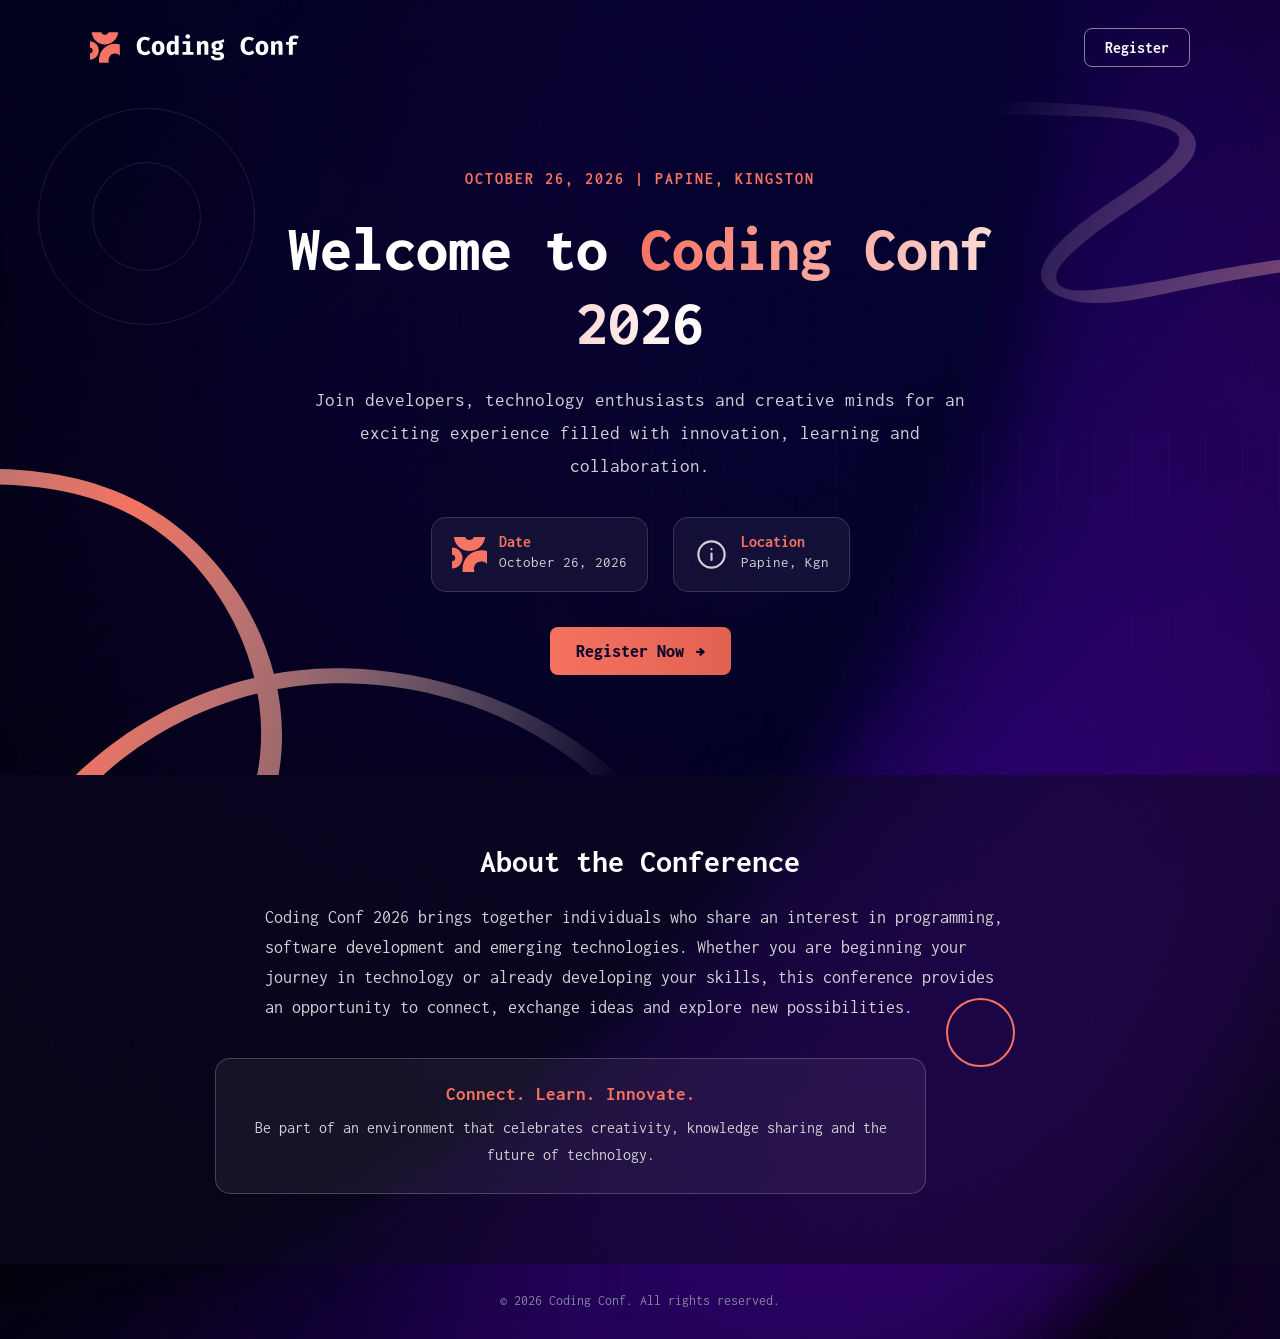
<file: index.html>
<!DOCTYPE html>
<html lang="en">
<head>
    <meta charset="UTF-8">
    <meta name="viewport" content="width=device-width, initial-scale=1.0">

    <meta name="description" content="Register for Coding Conf 2026 in Papine, Kingston.">

    <title>Coding Conf 2026 | Home</title>

    <link rel="icon" type="image/png" href="assets/images/favicon-32x32.png">
    <link href="css/style.css" rel="stylesheet">

    <link rel="preconnect" href="https://fonts.googleapis.com">
    <link rel="preconnect" href="https://fonts.gstatic.com" crossorigin>
    <link href="https://fonts.googleapis.com/css2?family=Inconsolata:wght@400;500;700;800&display=swap" rel="stylesheet">
</head>

<body class="home-page">

    <header class="site-header">
        <nav class="navbar" aria-label="Main navigation">

            <a href="index.html" class="brand">
                <img src="assets/images/logo-full.svg" alt="Coding Conf logo">
            </a>

            <a href="login.html" class="nav-link">Register</a>

        </nav>
    </header>


    <main>

        <section class="hero-section">

            <img
                src="assets/images/pattern-squiggly-line-top.svg"
                alt=""
                class="top-decoration"
                aria-hidden="true"
            >

            <div class="hero-content">

                <p class="eyebrow">OCTOBER 26, 2026 | PAPINE, KINGSTON</p>

                <h1>
                    Welcome to
                    <span class="gradient-text">Coding Conf 2026</span>
                </h1>

                <p class="hero-description">
                    Join developers, technology enthusiasts and creative
                    minds for an exciting experience filled with innovation,
                    learning and collaboration.
                </p>

                <div class="event-details">

                    <div class="event-detail">
                        <img src="assets/images/logo-mark.svg" alt="" aria-hidden="true">
                        <div>
                            <h2>Date</h2>
                            <p>October 26, 2026</p>
                        </div>
                    </div>

                    <div class="event-detail">
                        <img src="assets/images/icon-info.svg" alt="" aria-hidden="true">
                        <div>
                            <h2>Location</h2>
                            <p>Papine, Kgn</p>
                        </div>
                    </div>

                </div>

                <a href="login.html" class="primary-button">
                    Register Now
                    <span aria-hidden="true">&rarr;</span>
                </a>

            </div>

            <img
                src="assets/images/pattern-squiggly-line-bottom-desktop.svg"
                alt=""
                class="bottom-decoration desktop-decoration"
                aria-hidden="true"
            >

            <img
                src="assets/images/pattern-squiggly-line-bottom-mobile-tablet.svg"
                alt=""
                class="bottom-decoration mobile-decoration"
                aria-hidden="true"
            >

        </section>


        <section class="about-section">

            <div class="about-content">

                <h2>About the Conference</h2>

                <p class="about-description">
                    Coding Conf 2026 brings together individuals who share
                    an interest in programming, software development and
                    emerging technologies.

                    Whether you are beginning your journey in technology
                    or already developing your skills, this conference
                    provides an opportunity to connect, exchange ideas
                    and explore new possibilities.
                </p>

                <div class="about-highlight">
                    <h3>Connect. Learn. Innovate.</h3>
                    <p>
                        Be part of an environment that celebrates creativity,
                        knowledge sharing and the future of technology.
                    </p>
                </div>

            </div>

        </section>

    </main>


    <footer class="site-footer">

        <p>&copy; 2026 Coding Conf. All rights reserved.</p>

    </footer>

</body>
</html>
</file>
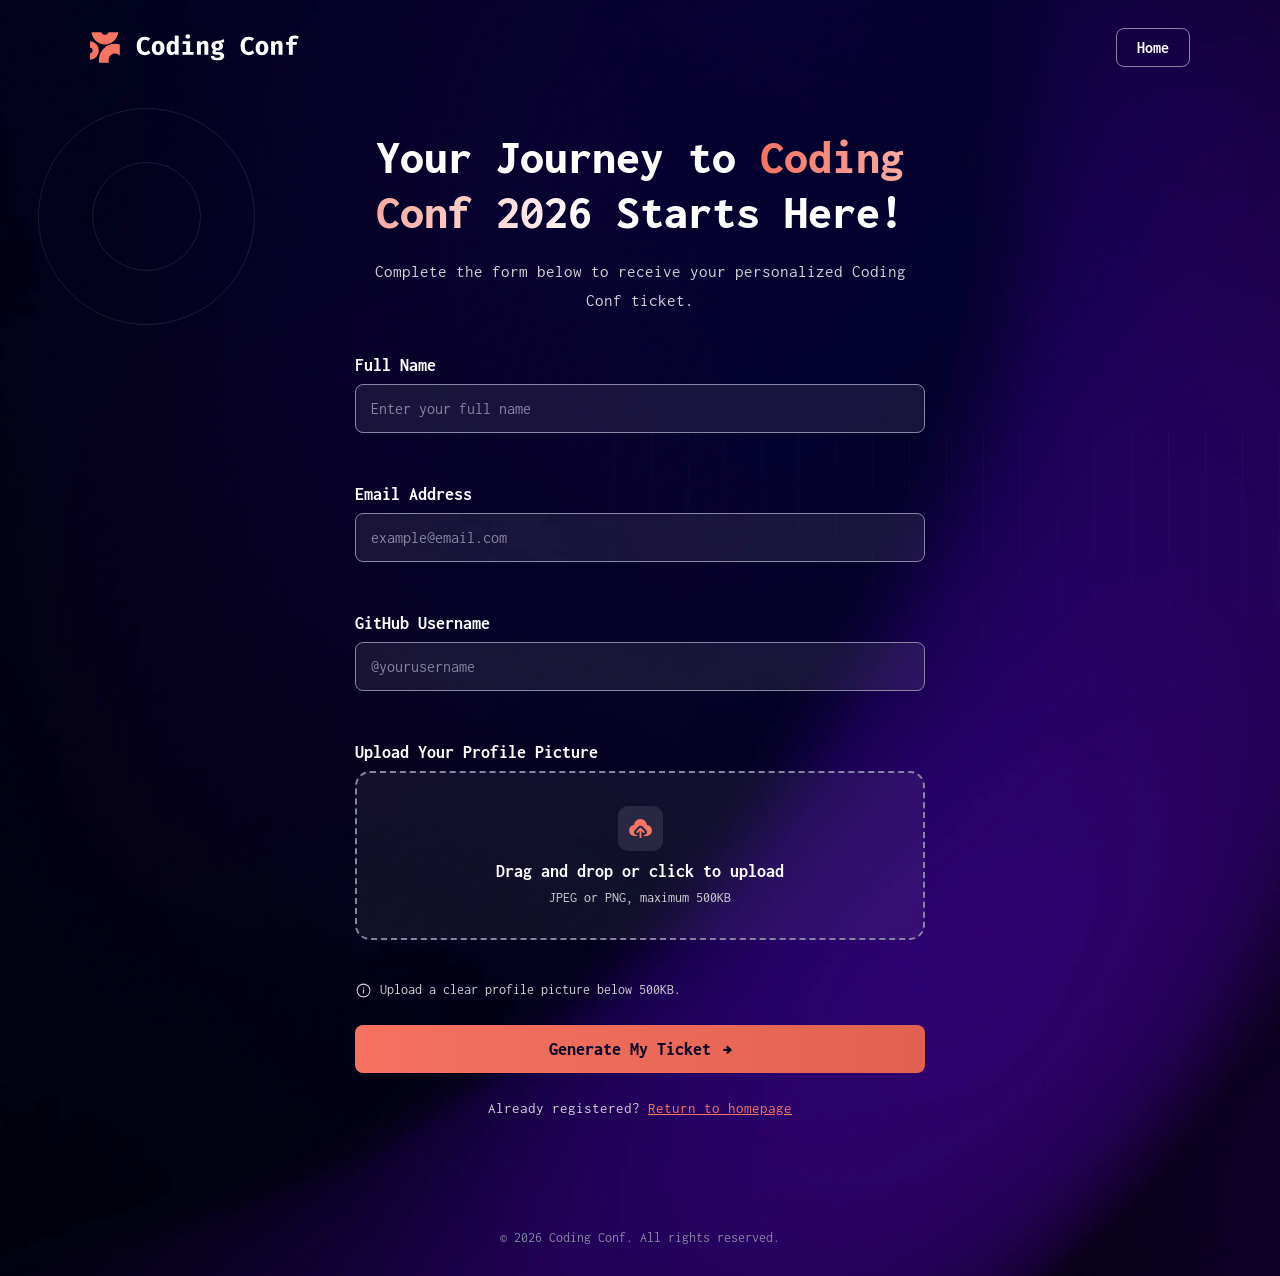
<file: login.html>
<!DOCTYPE html>
<html lang="en">
<head>
    <meta charset="UTF-8">
    <meta name="viewport" content="width=device-width, initial-scale=1.0">

    <meta name="description" content="Register for Coding Conf 2026.">

    <title>Coding Conf 2026 | Registration</title>

    <link rel="icon" type="image/png" href="assets/images/favicon-32x32.png">
    <link href="css/style.css" rel="stylesheet">


    <link rel="preconnect" href="https://fonts.googleapis.com">
    <link rel="preconnect" href="https://fonts.gstatic.com" crossorigin>
    <link href="https://fonts.googleapis.com/css2?family=Inconsolata:wght@400;500;700;800&display=swap" rel="stylesheet">

    <script src="js/validation.js" defer></script>
</head>

<body class="form-page">

    <header class="site-header">

        <nav class="navbar" aria-label="Main navigation">

            <a href="index.html" class="brand">
                <img src="assets/images/logo-full.svg" alt="Coding Conf logo">
            </a>

            <a href="index.html" class="nav-link">Home</a>

        </nav>

    </header>


    <main class="registration-main">

        <section class="registration-section">

            <div class="page-heading">

                <h1>
                    Your Journey to
                    <span class="gradient-text">Coding Conf 2026</span>
                    Starts Here!
                </h1>

                <p>
                    Complete the form below to receive your personalized
                    Coding Conf ticket.
                </p>

            </div>


            <form id="registrationForm" novalidate>

                <div class="form-group">

                    <label for="fullName">Full Name</label>

                    <input
                        type="text"
                        id="fullName"
                        name="fullName"
                        placeholder="Enter your full name"
                        autocomplete="name"
                        aria-describedby="nameError"
                        required
                    >

                    <small class="error-message" id="nameError" aria-live="polite"></small>

                </div>


                <div class="form-group">

                    <label for="email">Email Address</label>

                    <input
                        type="email"
                        id="email"
                        name="email"
                        placeholder="example@email.com"
                        autocomplete="email"
                        aria-describedby="emailError"
                        required
                    >

                    <small class="error-message" id="emailError" aria-live="polite"></small>

                </div>


                <div class="form-group">

                    <label for="github">GitHub Username</label>

                    <input
                        type="text"
                        id="github"
                        name="github"
                        placeholder="@yourusername"
                        aria-describedby="githubError"
                        required
                    >

                    <small class="error-message" id="githubError" aria-live="polite"></small>

                </div>


                <div class="form-group">

                    <label for="avatar">Upload Your Profile Picture</label>

                    <div class="upload-container">

                        <label for="avatar" class="upload-label">

                            <img
                                src="assets/images/icon-upload.svg"
                                alt=""
                                aria-hidden="true"
                            >

                            <span>Drag and drop or click to upload</span>

                            <span class="upload-subtext">
                                JPEG or PNG, maximum 500KB
                            </span>

                        </label>

                        <input
                            type="file"
                            id="avatar"
                            name="avatar"
                            accept=".jpg,.jpeg,.png,image/jpeg,image/png"
                            aria-describedby="avatarError uploadInfo"
                            required
                        >

                    </div>

                    <small class="error-message" id="avatarError" aria-live="polite"></small>

                    <p class="upload-info" id="uploadInfo">
                        <img src="assets/images/icon-info.svg" alt="">
                        Upload a clear profile picture below 500KB.
                    </p>

                    <div class="preview-container" id="previewContainer" hidden>

                        <img
                            src="assets/images/image-avatar.jpg"
                            alt="Preview of selected profile picture"
                            id="avatarPreview"
                        >

                        <span id="fileName">No file selected</span>

                    </div>

                </div>


                <button type="submit" class="primary-button submit-button">
                    Generate My Ticket
                    <span aria-hidden="true">&rarr;</span>
                </button>

                <p class="form-footer">
                    Already registered?
                    <a href="index.html">Return to homepage</a>
                </p>

            </form>

        </section>

    </main>


    <footer class="site-footer">

        <p>&copy; 2026 Coding Conf. All rights reserved.</p>

    </footer>

</body>
</html>
</file>
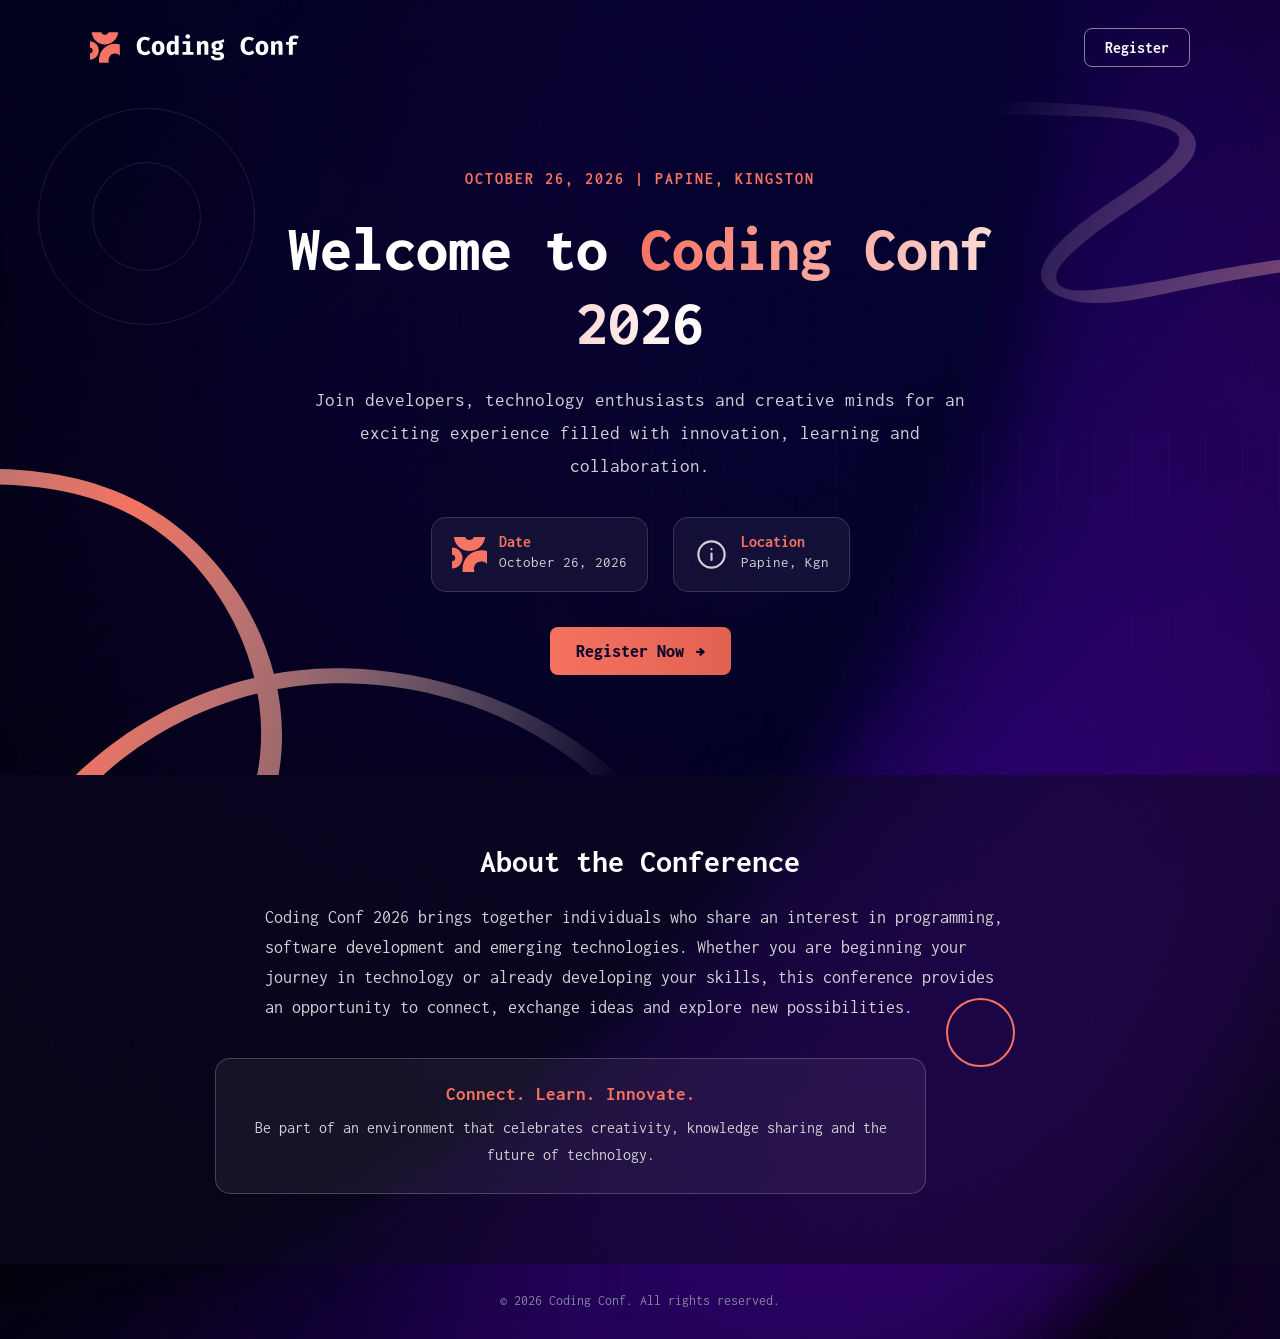
<file: ticket.html>
<!DOCTYPE html>
<html lang="en">
<head>
    <meta charset="UTF-8">
    <meta name="viewport" content="width=device-width, initial-scale=1.0">

    <meta name="description" content="Your Coding Conf 2026 registration ticket.">

    <title>Coding Conf 2026 | Your Ticket</title>

    <link rel="icon" type="image/png" href="assets/images/favicon-32x32.png">
    <link href="css/style.css" rel="stylesheet">


    <link rel="preconnect" href="https://fonts.googleapis.com">
    <link rel="preconnect" href="https://fonts.gstatic.com" crossorigin>
    <link href="https://fonts.googleapis.com/css2?family=Inconsolata:wght@400;500;700;800&display=swap" rel="stylesheet">

    <script src="js/ticket.js" defer></script>
</head>

<body class="ticket-page">

    <header class="site-header">

        <nav class="navbar" aria-label="Main navigation">

            <a href="index.html" class="brand">
                <img src="assets/images/logo-full.svg" alt="Coding Conf logo">
            </a>

            <a href="index.html" class="nav-link">Home</a>

        </nav>

    </header>


    <main class="ticket-main">

        <section class="confirmation-section">

            <div class="confirmation-heading">

                <h1 id="congratsHeading">
                    Congratulations!
                </h1>

                <p id="readyMessage">
                    Your ticket is ready.
                </p>

                <p class="confirmation-description">
                    Your registration details are saved in this browser.
                    Keep this ticket for Coding Conf 2026!
                </p>

            </div>


            <article class="ticket-card" aria-label="Your Coding Conf event ticket">

                <div class="ticket-pattern" aria-hidden="true"></div>

                <div class="ticket-content">

                    <div class="ticket-top">

                        <div class="ticket-brand">

                            <img
                                src="assets/images/logo-mark.svg"
                                alt=""
                                aria-hidden="true"
                            >

                            <div>
                                <h2>Coding Conf</h2>
                                <p>October 26, 2026 | Papine, Kgn</p>
                            </div>

                        </div>

                        <span class="ticket-label">ADMIT ONE</span>

                    </div>


                    <div class="ticket-divider"></div>


                    <div class="ticket-bottom">

                        <div class="attendee-information">

                            <img
                                src="assets/images/image-avatar.jpg"
                                alt="Your uploaded profile picture"
                                class="ticket-avatar"
                                id="ticketAvatar"
                            >

                            <div class="attendee-details">

                                <h3 id="ticketName">Participant Name</h3>

                                <p id="ticketEmail">participant@email.com</p>

                                <a
                                    href="https://github.com"
                                    id="githubLink"
                                    target="_blank"
                                    rel="noopener noreferrer"
                                >
                                    <img
                                        src="assets/images/icon-github.svg"
                                        alt=""
                                        aria-hidden="true"
                                    >
                                    <span id="ticketGithub">@username</span>
                                </a>

                            </div>

                        </div>


                        <div class="ticket-number">

                            <span>Ticket</span>

                            <strong id="ticketID">#00000</strong>

                        </div>

                    </div>

                </div>

            </article>


            <div class="ticket-actions">

                <a href="index.html" class="secondary-button">
                    Back to Home
                </a>

                <button type="button" class="primary-button" id="printTicket">
                    Print Ticket
                    <span aria-hidden="true">&#8594;</span>
                </button>

            </div>

        </section>

    </main>


    <footer class="site-footer">

        <p>&copy; 2026 Coding Conf. All rights reserved.</p>

    </footer>

</body>
</html>
</file>
<file: css/style.css>
:root {

    --neutral-0: hsl(0, 0%, 100%);
    --neutral-300: hsl(252, 6%, 83%);
    --neutral-500: hsl(245, 15%, 58%);
    --neutral-700: hsl(245, 19%, 35%);
    --neutral-900: hsl(248, 70%, 10%);

    --orange-500: hsl(7, 88%, 67%);
    --orange-700: hsl(7, 71%, 60%);

    --background: var(--neutral-900);
    --text-color: var(--neutral-0);
    --muted-text: var(--neutral-300);

    --font-family: "Inconsolata", monospace;

    --small-radius: 8px;
    --medium-radius: 15px;
    --large-radius: 22px;

    --transition: 0.3s ease;

    --content-width: 1100px;
}



* {
    margin: 0;
    padding: 0;
    box-sizing: border-box;
}

html {
    scroll-behavior: smooth;
}

body {

    min-height: 100vh;

    font-family: var(--font-family);

    color: var(--text-color);

    background-color: var(--background);

    background-image: url("../assets/images/background-desktop.png");

    background-position: center;

    background-size: cover;

    background-repeat: no-repeat;

    overflow-x: hidden;

    position: relative;

    isolation: isolate;

    display: flex;

    flex-direction: column;
}

/* Decorative pattern backgrounds shared by all three pages. */
body::before,
body::after {
    content: "";
    position: fixed;
    z-index: 0;
    pointer-events: none;
    background-repeat: no-repeat;
}

body::before {
    top: 12vh;
    left: 3vw;
    width: 217px;
    height: 217px;
    background-image: url("../assets/images/pattern-circle.svg");
    background-position: center;
    background-size: contain;
}

body::after {
    right: 0;
    bottom: 0;
    width: min(52vw, 730px);
    height: min(52vh, 520px);
    background-image: url("../assets/images/pattern-lines.svg");
    background-position: right bottom;
    background-size: contain;
    opacity: 0.45;
}

body > * {
    position: relative;
    z-index: 1;
}

img {
    max-width: 100%;
    display: block;
}

a {
    color: inherit;
    text-decoration: none;
}

button,
input {
    font: inherit;
}

button,
a {
    -webkit-tap-highlight-color: transparent;
}

main {
    flex: 1;
}

::selection {
    background: var(--orange-500);
    color: var(--neutral-900);
}


/* 3. ACCESSIBILITY */

:focus-visible {

    outline: 3px solid var(--orange-500);

    outline-offset: 5px;
}

.skip-link {

    position: absolute;

    left: -9999px;

    top: 10px;

    background: var(--neutral-0);

    color: var(--neutral-900);

    padding: 12px;

    z-index: 1000;
}

.skip-link:focus {
    left: 10px;
}



.site-header {

    width: 100%;

    padding: 28px 6%;
}

.navbar {

    max-width: var(--content-width);

    margin: 0 auto;

    display: flex;

    align-items: center;

    justify-content: space-between;

    gap: 20px;
}

.brand img {

    width: 210px;

    height: auto;
}

.nav-link {

    padding: 10px 20px;

    border: 1px solid rgba(255, 255, 255, 0.5);

    border-radius: var(--small-radius);

    color: var(--neutral-0);

    font-weight: 700;

    transition: var(--transition);
}

.nav-link:hover {

    background: rgba(255, 255, 255, 0.12);

    border-color: var(--orange-500);

    color: var(--orange-500);
}


/* 5. TYPOGRAPHY */

h1,
h2,
h3,
p {
    overflow-wrap: break-word;
}

h1 {

    font-size: clamp(2.1rem, 5vw, 4rem);

    line-height: 1.15;

    font-weight: 800;
}

h2 {
    font-size: clamp(1.5rem, 3vw, 2rem);
}

p {
    line-height: 1.7;
}

.gradient-text {

    background: linear-gradient(
        90deg,
        var(--orange-500),
        var(--neutral-0)
    );

    background-clip: text;

    -webkit-background-clip: text;

    color: transparent;
}


/* 6. BUTTONS */

.primary-button {

    display: inline-flex;

    justify-content: center;

    align-items: center;

    gap: 12px;

    padding: 15px 26px;

    background: linear-gradient(
        90deg,
        var(--orange-500),
        var(--orange-700)
    );

    color: var(--neutral-900);

    border: none;

    border-radius: var(--small-radius);

    font-size: 1.1rem;

    font-weight: 800;

    cursor: pointer;

    transition: transform var(--transition),
                box-shadow var(--transition);
}

.primary-button:hover {

    transform: translateY(-3px);

    box-shadow: 0 10px 25px rgba(251, 103, 86, 0.3);
}

.primary-button:active {
    transform: scale(0.98);
}

.secondary-button {

    display: inline-flex;

    align-items: center;

    justify-content: center;

    padding: 14px 22px;

    border: 1px solid var(--neutral-300);

    border-radius: var(--small-radius);

    transition: var(--transition);
}

.secondary-button:hover {

    background: rgba(255, 255, 255, 0.12);

    border-color: var(--orange-500);
}


.about-highlight {

    position: relative;

    overflow: hidden;
}


.home-page {
    position: relative;
}

.hero-section {

    position: relative;

    width: 100%;

    min-height: 620px;

    padding: 70px 6% 100px;

    display: flex;

    justify-content: center;

    align-items: center;

    text-align: center;

    overflow: hidden;
}

.hero-content {

    position: relative;

    z-index: 2;

    max-width: 850px;

    width: 100%;
}

.eyebrow {

    color: var(--orange-500);

    font-weight: 700;

    letter-spacing: 2px;

    margin-bottom: 20px;
}

.hero-content h1 {
    margin-bottom: 25px;
}

.hero-description {

    max-width: 650px;

    margin: 0 auto 35px;

    color: var(--neutral-300);

    font-size: clamp(1rem, 2vw, 1.2rem);
}

.event-details {

    display: flex;

    justify-content: center;

    flex-wrap: wrap;

    gap: 25px;

    margin-bottom: 35px;
}

.event-detail {

    display: flex;

    align-items: center;

    gap: 12px;

    text-align: left;

    padding: 15px 20px;

    background: rgba(255, 255, 255, 0.06);

    border: 1px solid rgba(255, 255, 255, 0.15);

    border-radius: var(--medium-radius);
}

.event-detail img {

    width: 35px;

    height: 35px;

    object-fit: contain;
}

.event-detail h2 {

    font-size: 1rem;

    color: var(--orange-500);
}

.event-detail p {

    color: var(--neutral-300);

    font-size: 0.95rem;
}

.top-decoration {

    position: absolute;

    top: 0;

    right: 0;

    width: 35%;

    max-width: 450px;

    opacity: 0.7;

    pointer-events: none;
}

.bottom-decoration {

    position: absolute;

    bottom: 0;

    left: 0;

    width: 55%;

    max-width: 650px;

    pointer-events: none;
}

.mobile-decoration {
    display: none;
}


/* About section */

.about-section {

    padding: 70px 6%;

    background: rgba(15, 10, 35, 0.55);
}

.about-content {

    max-width: 850px;

    margin: 0 auto;

    text-align: center;
}

.about-content h2 {

    margin-bottom: 25px;
}

.about-description {

    color: var(--neutral-300);

    font-size: 1.1rem;

    text-align: left;

    max-width: 750px;

    margin: 0 auto 35px;
}


.about-description::after {

    content: "";

    float: right;

    width: 65px;

    height: 65px;

    margin: 5px 0 10px 20px;

    border: 2px solid var(--orange-500);

    border-radius: 50%;

    shape-outside: circle();
}

.about-highlight {

    padding: 25px;

    border: 1px solid rgba(255, 255, 255, 0.2);

    border-radius: var(--medium-radius);

    background: rgba(255, 255, 255, 0.06);
}

.about-highlight h3 {

    color: var(--orange-500);

    margin-bottom: 10px;
}

.about-highlight p {
    color: var(--neutral-300);
}



.registration-main {

    width: 100%;

    padding: 35px 20px 80px;
}

.registration-section {

    width: 100%;

    max-width: 570px;

    margin: 0 auto;
}

.page-heading {

    text-align: center;

    margin-bottom: 40px;
}

.page-heading h1 {

    font-size: clamp(2rem, 5vw, 3rem);

    margin-bottom: 18px;
}

.page-heading p {

    color: var(--neutral-300);

    font-size: 1.05rem;
}


/* Form layout */

#registrationForm {

    display: flex;

    flex-direction: column;

    gap: 23px;
}

.form-group {

    display: flex;

    flex-direction: column;

    gap: 10px;
}

.form-group label {

    font-size: 1.15rem;

    font-weight: 700;
}

.form-group input:not([type="file"]) {

    width: 100%;

    padding: 15px;

    color: var(--neutral-0);

    background: rgba(255, 255, 255, 0.08);

    border: 1px solid var(--neutral-500);

    border-radius: var(--small-radius);

    outline: none;

    transition: border var(--transition),
                background var(--transition);
}

.form-group input::placeholder {
    color: var(--neutral-500);
}

.form-group input:focus {

    border-color: var(--orange-500);

    background: rgba(255, 255, 255, 0.13);
}



.upload-container {

    border: 2px dashed var(--neutral-500);

    border-radius: var(--medium-radius);

    background: rgba(255, 255, 255, 0.06);

    transition: var(--transition);
}

.upload-container:hover,
.upload-container:focus-within {

    border-color: var(--orange-500);

    background: rgba(255, 255, 255, 0.1);
}

.upload-label {

    min-height: 165px;

    padding: 25px;

    display: flex;

    flex-direction: column;

    justify-content: center;

    align-items: center;

    gap: 10px;

    text-align: center;

    cursor: pointer;
}

.upload-label img {

    width: 45px;

    height: 45px;

    padding: 8px;

    border-radius: 10px;

    background: rgba(255, 255, 255, 0.1);
}

.upload-label span {
    font-weight: 700;
}

.upload-subtext {

    color: var(--neutral-300);

    font-size: 0.9rem;

    font-weight: 400 !important;
}

/* Visually hide file input while retaining keyboard access. */

#avatar {

    position: absolute;

    width: 1px;

    height: 1px;

    padding: 0;

    margin: -1px;

    overflow: hidden;

    clip: rect(0, 0, 0, 0);

    white-space: nowrap;

    border: 0;
}

.upload-container:has(#avatar:focus-visible) {

    outline: 3px solid var(--orange-500);

    outline-offset: 5px;
}

.upload-info {

    display: flex;

    align-items: center;

    gap: 8px;

    color: var(--neutral-300);

    font-size: 0.85rem;
}

.upload-info img {

    width: 17px;

    height: 17px;
}



.preview-container {

    display: flex;

    align-items: center;

    gap: 12px;

    padding: 12px;

    border-radius: var(--small-radius);

    background: rgba(255, 255, 255, 0.08);
}

.preview-container[hidden] {
    display: none;
}

.preview-container img {

    width: 50px;

    height: 50px;

    border-radius: 10px;

    object-fit: cover;
}

.preview-container span {

    color: var(--neutral-300);

    overflow-wrap: anywhere;
}


/* Validation errors */

.error-message {

    min-height: 18px;

    color: #ff9b91;

    font-size: 0.9rem;

    font-weight: 700;
}

.form-group.has-error input:not([type="file"]) {

    border-color: #ff786e;

    background: rgba(255, 100, 100, 0.08);
}

.form-group.has-error .upload-container {

    border-color: #ff786e;
}

.form-footer {

    text-align: center;

    color: var(--neutral-300);

    font-size: 0.95rem;
}

.form-footer a {

    color: var(--orange-500);

    text-decoration: underline;
}

.submit-button {
    width: 100%;
}



.ticket-main {

    width: 100%;

    padding: 35px 20px 80px;
}

.confirmation-section {

    max-width: 850px;

    margin: 0 auto;

    text-align: center;
}

.confirmation-heading {

    margin-bottom: 45px;
}

.confirmation-heading h1 {

    font-size: clamp(2rem, 5vw, 3.5rem);

    margin-bottom: 12px;
}

.confirmation-heading p {

    color: var(--neutral-300);
}

.confirmation-heading #readyMessage {

    font-size: 1.4rem;

    color: var(--orange-500);

    font-weight: 700;
}

.confirmation-description {

    margin-top: 15px;
}


/* Glassmorphism ticket */

.ticket-card {

    position: relative;

    width: 100%;

    max-width: 750px;

    min-height: 280px;

    margin: 0 auto;

    padding: 30px;

    overflow: hidden;

    text-align: left;

    border: 1px solid rgba(255, 255, 255, 0.35);

    border-radius: var(--large-radius);

    background: rgba(255, 255, 255, 0.09);

    backdrop-filter: blur(18px);

    -webkit-backdrop-filter: blur(18px);

    box-shadow: 0 15px 45px rgba(0, 0, 0, 0.3);

    animation: ticketAppear 0.7s ease;
}



.ticket-pattern {

    position: absolute;

    inset: 0;

    background-image: url("../assets/images/pattern-ticket.svg");

    background-position: center;

    background-size: 100% 100%;

    background-repeat: no-repeat;

    opacity: 0.45;

    pointer-events: none;
}

.ticket-content {

    position: relative;

    z-index: 1;
}

.ticket-top {

    display: flex;

    align-items: flex-start;

    justify-content: space-between;

    gap: 15px;
}

.ticket-brand {

    display: flex;

    align-items: center;

    gap: 15px;
}

.ticket-brand img {

    width: 55px;

    height: 55px;

    object-fit: contain;
}

.ticket-brand h2 {

    font-size: clamp(1.2rem, 3vw, 1.7rem);

    margin-bottom: 5px;
}

.ticket-brand p {

    color: var(--neutral-300);

    font-size: 0.9rem;
}

.ticket-label {

    padding: 7px 12px;

    border: 1px solid rgba(255, 255, 255, 0.35);

    border-radius: 20px;

    color: var(--orange-500);

    font-size: 0.75rem;

    font-weight: 800;

    letter-spacing: 1px;
}

.ticket-divider {

    width: 100%;

    margin: 25px 0;

    border-top: 1px dashed rgba(255, 255, 255, 0.45);
}

.ticket-bottom {

    display: flex;

    align-items: center;

    justify-content: space-between;

    gap: 15px;
}

.attendee-information {

    display: flex;

    align-items: center;

    gap: 15px;

    min-width: 0;
}

.ticket-avatar {

    width: 75px;

    height: 75px;

    flex-shrink: 0;

    border-radius: 12px;

    border: 2px solid var(--orange-500);

    object-fit: cover;
}

.attendee-details {
    min-width: 0;
}

.attendee-details h3 {

    font-size: 1.3rem;

    margin-bottom: 3px;
}

.attendee-details p {

    color: var(--neutral-300);

    font-size: 0.85rem;

    overflow-wrap: anywhere;
}

.attendee-details a {

    display: inline-flex;

    align-items: center;

    gap: 7px;

    margin-top: 5px;

    color: var(--neutral-0);

    font-size: 0.9rem;

    text-decoration: underline;

    overflow-wrap: anywhere;
}

.attendee-details a:hover {
    color: var(--orange-500);
}

.attendee-details a img {

    width: 17px;

    height: 17px;
}

.ticket-number {

    display: flex;

    flex-direction: column;

    align-items: flex-end;

    gap: 8px;
}

.ticket-number span {

    color: var(--neutral-300);

    font-size: 0.85rem;

    text-transform: uppercase;

    letter-spacing: 1px;
}

.ticket-number strong {

    color: var(--orange-500);

    font-size: clamp(1.3rem, 3vw, 2rem);
}


/* Ticket actions */

.ticket-actions {

    display: flex;

    justify-content: center;

    flex-wrap: wrap;

    gap: 15px;

    margin-top: 35px;
}



.site-footer {

    padding: 25px 15px;

    text-align: center;

    color: var(--neutral-500);

    font-size: 0.9rem;
}



@keyframes ticketAppear {

    from {

        opacity: 0;

        transform: translateY(25px);
    }

    to {

        opacity: 1;

        transform: translateY(0);
    }
}




:is(.hero-section, .registration-section, .confirmation-section) h1 {
    font-weight: 800;
}


:where(.event-detail, .about-highlight, .upload-container) {
    transition: var(--transition);
}


.form-group input:not([type="file"]):hover {
    border-color: var(--orange-500);
}


.form-group:has(.error-message:not(:empty)) {
    gap: 10px;
}



@media screen and (max-width: 900px) {

    body {

        background-image: url("../assets/images/background-tablet.png");
    }

    .hero-section {

        min-height: 580px;

        padding-top: 55px;
    }

    .hero-content {
        max-width: 700px;
    }

    .top-decoration {
        width: 45%;
    }

    .desktop-decoration {
        display: none;
    }

    .mobile-decoration {

        display: block;

        width: 65%;
    }

    .ticket-card {
        max-width: 680px;
    }
}



@media screen and (max-width: 600px) {

    body::before {
        top: 10vh;
        left: -45px;
        width: 170px;
        height: 170px;
    }

    body::after {
        width: 78vw;
        height: 38vh;
        opacity: 0.35;
    }

    body {

        background-image: url("../assets/images/background-mobile.png");
    }

    .site-header {
        padding: 20px 5%;
    }

    .brand img {
        width: 165px;
    }

    .nav-link {
        padding: 8px 13px;
        font-size: 0.9rem;
    }

    .hero-section {

        min-height: 600px;

        padding: 60px 6% 100px;
    }

    .hero-content h1 {
        font-size: clamp(2rem, 9vw, 3rem);
    }

    .hero-description {
        font-size: 1rem;
    }

    .event-details {

        flex-direction: column;

        align-items: stretch;

        gap: 12px;
    }

    .event-detail {
        width: 100%;
    }

    .top-decoration {
        width: 65%;
    }

    .mobile-decoration {
        width: 90%;
    }

    .about-section {
        padding: 55px 7%;
    }

    .about-description {
        font-size: 1rem;
    }

    .registration-main,
    .ticket-main {
        padding: 25px 6% 65px;
    }

    .page-heading {
        margin-bottom: 30px;
    }

    .page-heading h1 {
        font-size: 2.2rem;
    }

    .form-group label {
        font-size: 1.05rem;
    }

    .ticket-card {
        padding: 20px;
        min-height: 250px;
    }

    .ticket-top {
        gap: 8px;
    }

    .ticket-brand {
        gap: 10px;
    }

    .ticket-brand img {
        width: 42px;
        height: 42px;
    }

    .ticket-brand h2 {
        font-size: 1.15rem;
    }

    .ticket-brand p {
        font-size: 0.75rem;
    }

    .ticket-label {
        padding: 6px 8px;
        font-size: 0.65rem;
    }

    .ticket-bottom {
        align-items: flex-start;
        flex-direction: column;
    }

    .ticket-avatar {
        width: 60px;
        height: 60px;
    }

    .attendee-details h3 {
        font-size: 1.1rem;
    }

    .ticket-number {
        align-items: flex-start;
        margin-left: 75px;
    }

    .ticket-actions {
        flex-direction: column;
    }

    .ticket-actions a,
    .ticket-actions button {
        width: 100%;
    }

}


/* =========================================
   15. REDUCED MOTION ACCESSIBILITY
   ========================================= */

@media (prefers-reduced-motion: reduce) {

    *,
    *::before,
    *::after {

        scroll-behavior: auto !important;

        animation-duration: 0.01ms !important;

        animation-iteration-count: 1 !important;

        transition-duration: 0.01ms !important;
    }
}



@media print {

    body {

        background: white;

        color: black;
    }

    .site-header,
    .site-footer,
    .ticket-actions {
        display: none !important;
    }

    .ticket-main {
        padding: 20px;
    }

    .confirmation-heading {
        color: black;
    }

    .ticket-card {

        background: white;

        color: black;

        border: 2px solid black;

        box-shadow: none;

        backdrop-filter: none;
    }

    .ticket-brand p,
    .attendee-details p,
    .ticket-number span {
        color: #333;
    }

}
</file>
